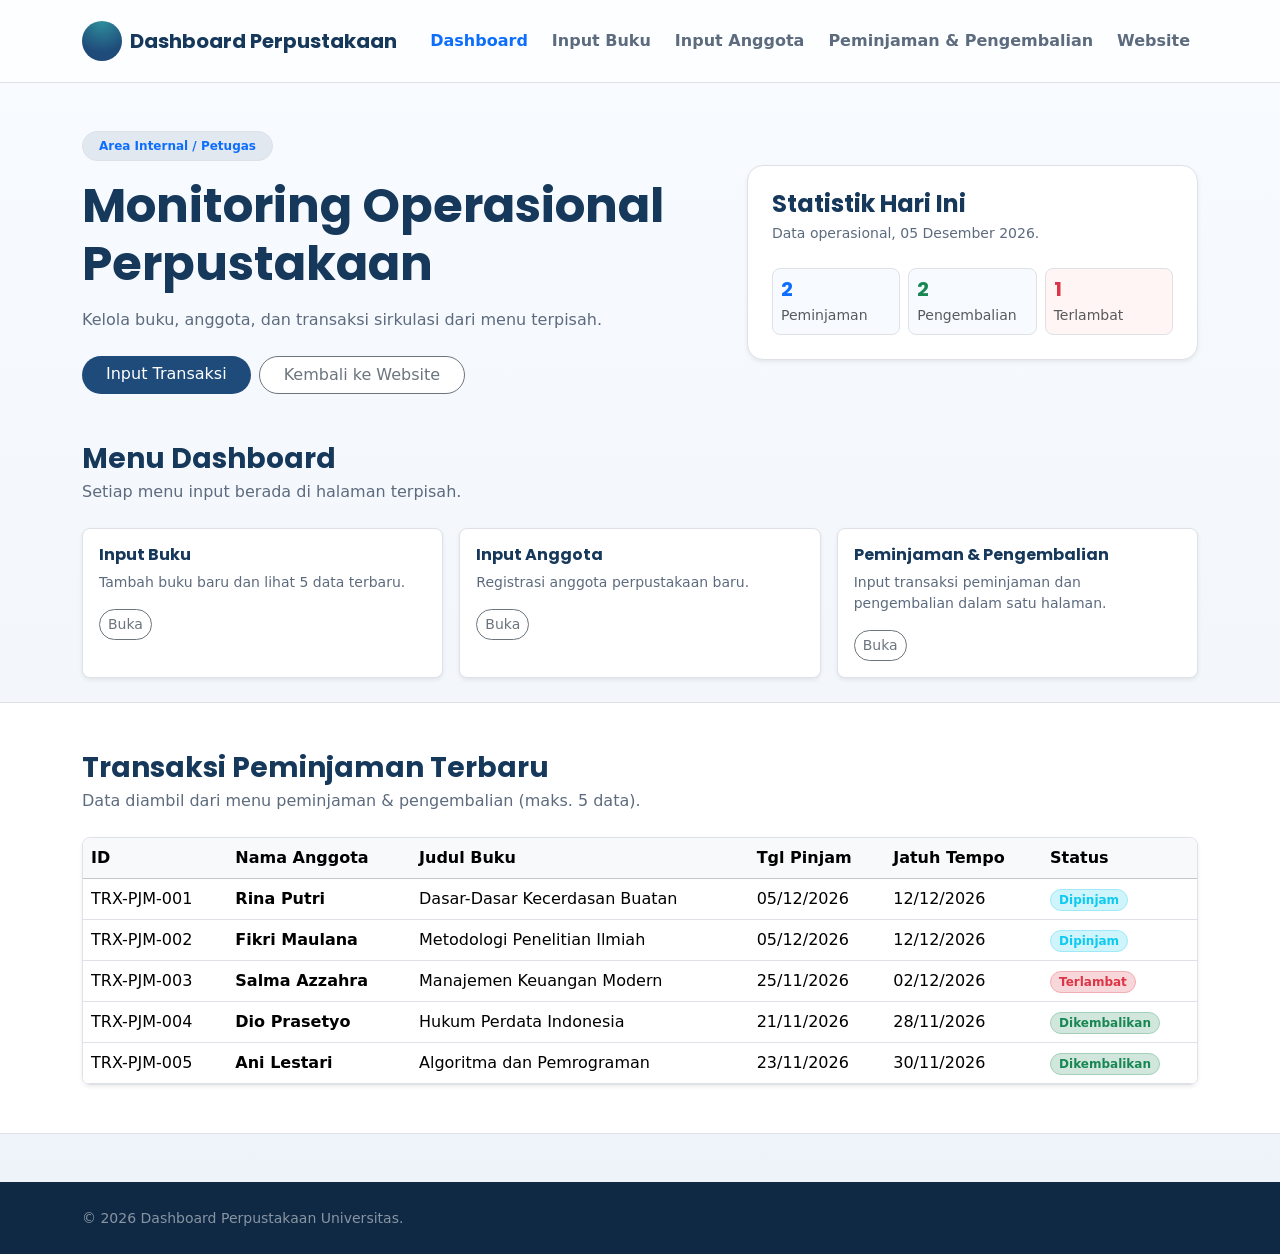
<file: dashboard.html>
<!DOCTYPE html>
<html lang="id">
<head>
  <meta charset="UTF-8" />
  <meta name="viewport" content="width=device-width, initial-scale=1.0" />
  <title>Dashboard Perpustakaan - Admin</title>
  <link href="https://cdn.jsdelivr.net/npm/bootstrap@5.3.3/dist/css/bootstrap.min.css" rel="stylesheet" />
  <link href="https://fonts.googleapis.com/css2?family=Inter:wght@400;600;700&family=Poppins:wght@600;800&display=swap" rel="stylesheet" />
  <style>
    body { background: linear-gradient(180deg, #f8fbff 0%, #f3f7fc 55%, #eef3f9 100%); }
    h1, h2, h3, h4, .navbar-brand { font-family: 'Poppins', sans-serif; }
    .brand-logo { width: 40px; aspect-ratio: 1; border-radius: 50%; background: radial-gradient(circle at top, #2f8f9d, #1f4b7a 70%); }
    .bg-primary-custom { background-color: #1f4b7a !important; }
    .text-primary-custom { color: #16385b !important; }
    .text-muted-custom { color: #5d6b7e !important; }
  </style>
</head>
<body>
  <header class="navbar navbar-expand-md sticky-top bg-white bg-opacity-75 border-bottom" style="backdrop-filter: blur(12px);">
    <div class="container py-2">
      <a href="index.html" class="navbar-brand d-flex align-items-center gap-2 fw-bold text-primary-custom">
        <span class="brand-logo d-inline-block"></span>
        <span>Dashboard Perpustakaan</span>
      </a>
      <button class="navbar-toggler" type="button" data-bs-toggle="collapse" data-bs-target="#navbarNav">
        <span class="navbar-toggler-icon"></span>
      </button>
      <div class="collapse navbar-collapse justify-content-end" id="navbarNav">
        <nav class="navbar-nav gap-2 fw-semibold">
          <a class="nav-link active text-primary" href="dashboard.html">Dashboard</a>
          <a class="nav-link text-muted-custom" href="input-buku.html">Input Buku</a>
          <a class="nav-link text-muted-custom" href="input-anggota.html">Input Anggota</a>
          <a class="nav-link text-muted-custom" href="input-transaksi.html">Peminjaman & Pengembalian</a>
          <a class="nav-link text-muted-custom" href="index.html">Website</a>
        </nav>
      </div>
    </div>
  </header>

  <main>
    <section class="py-5">
      <div class="container">
        <div class="row align-items-center g-4">
          <div class="col-lg-7">
            <span class="badge rounded-pill text-primary px-3 py-2 border mb-3" style="background: rgba(31,75,122,0.1);">Area Internal / Petugas</span>
            <h1 class="display-5 fw-bold text-primary-custom mb-3">Monitoring Operasional Perpustakaan</h1>
            <p class="text-muted-custom mb-4">Kelola buku, anggota, dan transaksi sirkulasi dari menu terpisah.</p>
            <div class="d-flex flex-wrap gap-2">
              <a class="btn btn-primary bg-primary-custom border-0 rounded-pill px-4" href="input-transaksi.html">Input Transaksi</a>
              <a class="btn btn-outline-secondary rounded-pill px-4 bg-white" href="index.html">Kembali ke Website</a>
            </div>
          </div>
          <div class="col-lg-5" id="statistik">
            <div class="card p-4 rounded-4 shadow-sm border">
              <h3 class="h4 text-primary-custom fw-bold mb-1">Statistik Hari Ini</h3>
              <p class="small text-muted-custom mb-4">Data operasional, <span id="tanggal"></span>.</p>
              <div class="row g-2 text-center">
                <div class="col-4">
                  <div class="p-2 border rounded-3 text-start" style="background:#f7fbff;">
                    <h4 class="h5 fw-bold mb-1 text-primary" id="total-peminjaman">0</h4>
                    <p class="small text-muted mb-0">Peminjaman</p>
                  </div>
                </div>
                <div class="col-4">
                  <div class="p-2 border rounded-3 text-start" style="background:#f7fbff;">
                    <h4 class="h5 fw-bold mb-1 text-success" id="total-pengembalian">0</h4>
                    <p class="small text-muted mb-0">Pengembalian</p>
                  </div>
                </div>
                <div class="col-4">
                  <div class="p-2 border rounded-3 text-start" style="background:#fff5f5;">
                    <h4 class="h5 fw-bold mb-1 text-danger" id="total-terlambat">0</h4>
                    <p class="small text-muted mb-0">Terlambat</p>
                  </div>
                </div>
              </div>
            </div>
          </div>
        </div>
      </div>
    </section>

    <section class="pb-4">
      <div class="container">
        <h2 class="h3 fw-bold text-primary-custom mb-1">Menu Dashboard</h2>
        <p class="text-muted-custom mb-4">Setiap menu input berada di halaman terpisah.</p>
        <div class="row row-cols-1 row-cols-sm-2 row-cols-lg-3 g-3">
          <div class="col">
            <article class="card h-100 shadow-sm border rounded-3 p-3">
              <h3 class="h6 fw-bold text-primary-custom">Input Buku</h3>
              <p class="small text-muted-custom">Tambah buku baru dan lihat 5 data terbaru.</p>
              <a href="input-buku.html" class="btn btn-sm btn-outline-secondary rounded-pill bg-white align-self-start">Buka</a>
            </article>
          </div>
          <div class="col">
            <article class="card h-100 shadow-sm border rounded-3 p-3">
              <h3 class="h6 fw-bold text-primary-custom">Input Anggota</h3>
              <p class="small text-muted-custom">Registrasi anggota perpustakaan baru.</p>
              <a href="input-anggota.html" class="btn btn-sm btn-outline-secondary rounded-pill bg-white align-self-start">Buka</a>
            </article>
          </div>
          <div class="col">
            <article class="card h-100 shadow-sm border rounded-3 p-3">
              <h3 class="h6 fw-bold text-primary-custom">Peminjaman & Pengembalian</h3>
              <p class="small text-muted-custom">Input transaksi peminjaman dan pengembalian dalam satu halaman.</p>
              <a href="input-transaksi.html" class="btn btn-sm btn-outline-secondary rounded-pill bg-white align-self-start">Buka</a>
            </article>
          </div>
        </div>
      </div>
    </section>

    <section id="transaksi" class="py-5 bg-white border-top border-bottom">
      <div class="container">
        <h2 class="h3 fw-bold text-primary-custom mb-1">Transaksi Peminjaman Terbaru</h2>
        <p class="text-muted-custom mb-4">Data diambil dari menu peminjaman & pengembalian (maks. 5 data).</p>
        <div class="table-responsive shadow-sm rounded-3 border">
          <table class="table table-hover align-middle mb-0 text-nowrap">
            <thead class="table-light">
              <tr>
                <th>ID</th>
                <th>Nama Anggota</th>
                <th>Judul Buku</th>
                <th>Tgl Pinjam</th>
                <th>Jatuh Tempo</th>
                <th>Status</th>
              </tr>
            </thead>
            <tbody id="tabel-peminjaman"></tbody>
          </table>
        </div>
      </div>
    </section>
  </main>

  <footer class="mt-5 text-white-50" style="background-color:#0f2944;">
    <div class="container py-4"><small>&copy; 2026 Dashboard Perpustakaan Universitas.</small></div>
  </footer>

  <script src="https://cdn.jsdelivr.net/npm/bootstrap@5.3.3/dist/js/bootstrap.bundle.min.js"></script>
  <script src="js/storage.js"></script>
  <script src="js/utils.js"></script>
  <script src="js/dashboard.js"></script>
</body>
</html>
</file>
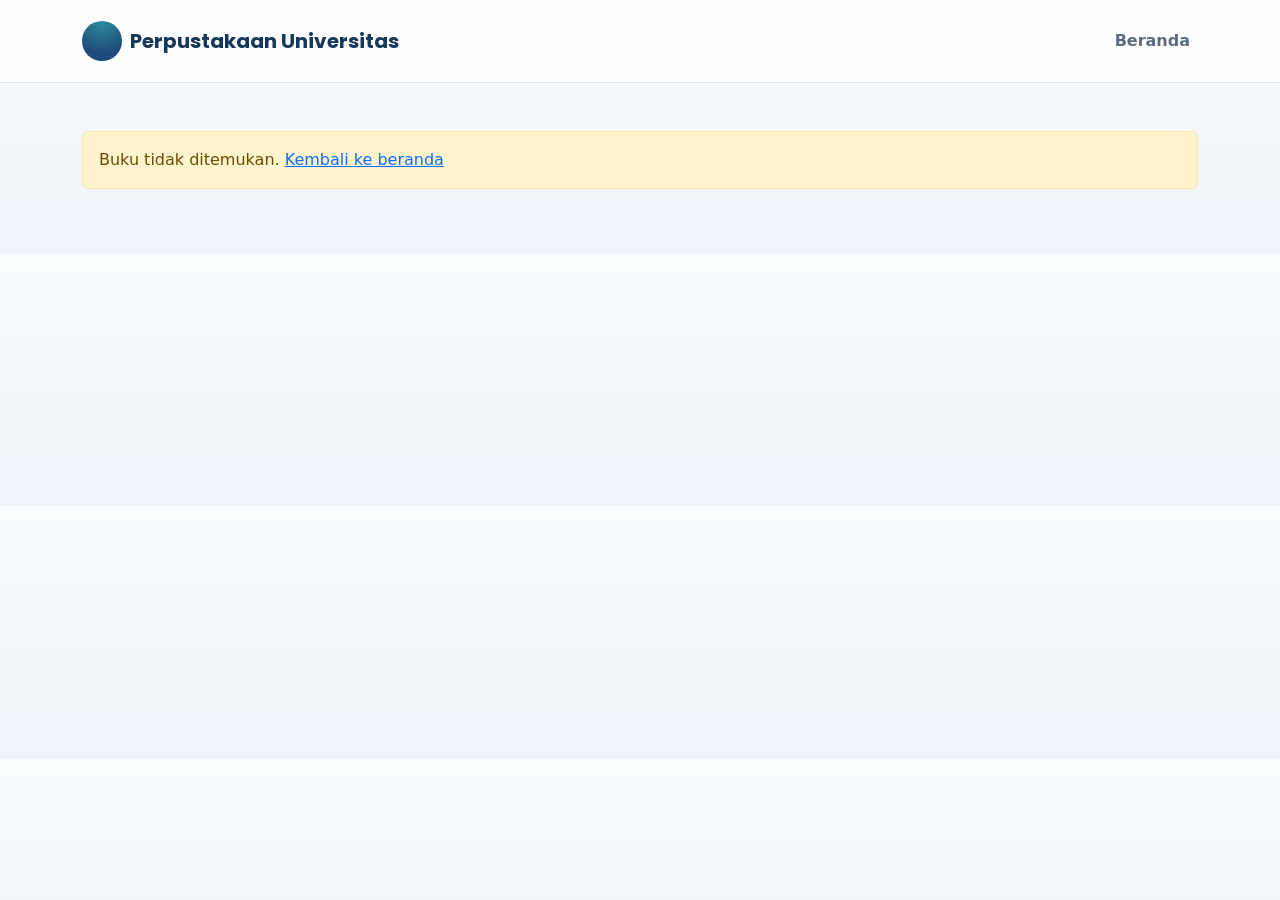
<file: detail-buku.html>
<!DOCTYPE html>
<html lang="id">
<head>
  <meta charset="UTF-8" />
  <meta name="viewport" content="width=device-width, initial-scale=1.0" />
  <title>Detail Buku - Perpustakaan Universitas</title>
  <link href="https://cdn.jsdelivr.net/npm/bootstrap@5.3.3/dist/css/bootstrap.min.css" rel="stylesheet" />
  <link href="https://fonts.googleapis.com/css2?family=Inter:wght@400;600;700&family=Poppins:wght@600;800&display=swap" rel="stylesheet" />
  <style>
    body { background: linear-gradient(180deg, #f8fbff 0%, #f3f7fc 55%, #eef3f9 100%); }
    h1, h2, h3, .navbar-brand { font-family: 'Poppins', sans-serif; }
    .brand-logo { width: 40px; aspect-ratio: 1; border-radius: 50%; background: radial-gradient(circle at top, #2f8f9d, #1f4b7a 70%); }
    .text-primary-custom { color: #16385b !important; }
    .text-muted-custom { color: #5d6b7e !important; }
  </style>
</head>
<body>
  <header class="navbar navbar-expand-md sticky-top bg-white bg-opacity-75 border-bottom" style="backdrop-filter: blur(12px);">
    <div class="container py-2">
      <a href="index.html" class="navbar-brand d-flex align-items-center gap-2 fw-bold text-primary-custom">
        <span class="brand-logo d-inline-block"></span>
        <span>Perpustakaan Universitas</span>
      </a>
      <div class="navbar-nav ms-auto fw-semibold">
        <a class="nav-link text-muted-custom" href="index.html">Beranda</a>
      </div>
    </div>
  </header>

  <main class="py-5">
    <div class="container" id="detail-buku"></div>
  </main>

  <script src="https://cdn.jsdelivr.net/npm/bootstrap@5.3.3/dist/js/bootstrap.bundle.min.js"></script>
  <script src="js/storage.js"></script>
  <script src="js/detail-buku.js"></script>
</body>
</html>
</file>
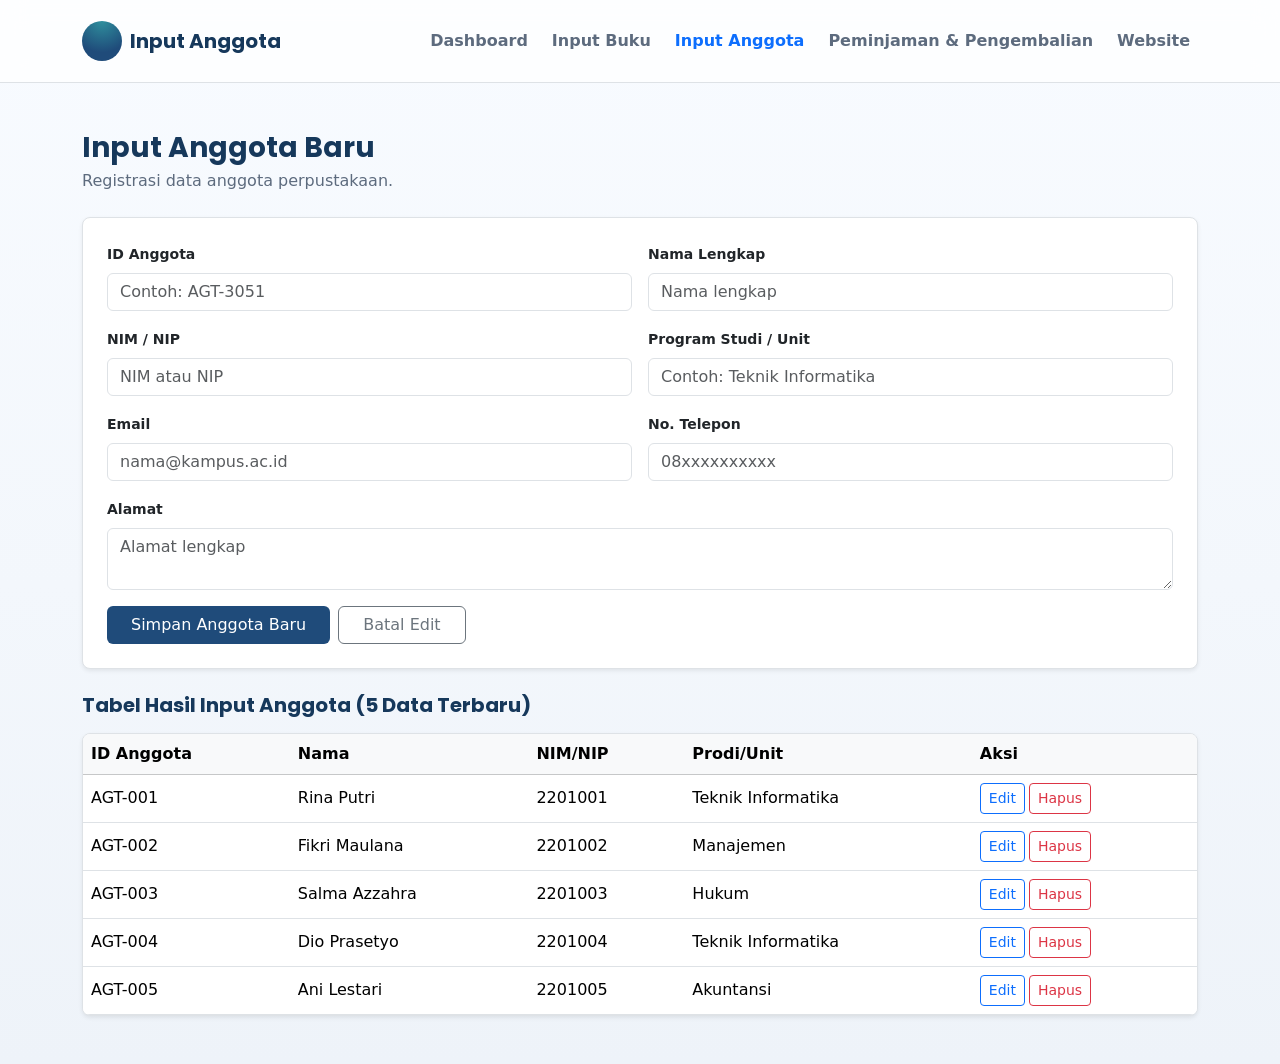
<file: input-anggota.html>
<!DOCTYPE html>
<html lang="id">
<head>
  <meta charset="UTF-8" />
  <meta name="viewport" content="width=device-width, initial-scale=1.0" />
  <title>Input Anggota - Dashboard Perpustakaan</title>
  <link href="https://cdn.jsdelivr.net/npm/bootstrap@5.3.3/dist/css/bootstrap.min.css" rel="stylesheet" />
  <link href="https://fonts.googleapis.com/css2?family=Inter:wght@400;600;700&family=Poppins:wght@600;800&display=swap" rel="stylesheet" />
  <style>
    body { background: linear-gradient(180deg, #f8fbff 0%, #f3f7fc 55%, #eef3f9 100%); }
    h1, h2, h3, .navbar-brand { font-family: 'Poppins', sans-serif; }
    .brand-logo { width: 40px; aspect-ratio: 1; border-radius: 50%; background: radial-gradient(circle at top, #2f8f9d, #1f4b7a 70%); }
    .bg-primary-custom { background-color: #1f4b7a !important; }
    .text-primary-custom { color: #16385b !important; }
    .text-muted-custom { color: #5d6b7e !important; }
  </style>
</head>
<body>
  <header class="navbar navbar-expand-md sticky-top bg-white bg-opacity-75 border-bottom" style="backdrop-filter: blur(12px);">
    <div class="container py-2">
      <a href="dashboard.html" class="navbar-brand d-flex align-items-center gap-2 fw-bold text-primary-custom">
        <span class="brand-logo d-inline-block"></span>
        <span>Input Anggota</span>
      </a>
      <button class="navbar-toggler" type="button" data-bs-toggle="collapse" data-bs-target="#navbarNav"><span class="navbar-toggler-icon"></span></button>
      <div class="collapse navbar-collapse justify-content-end" id="navbarNav">
        <nav class="navbar-nav gap-2 fw-semibold">
          <a class="nav-link text-muted-custom" href="dashboard.html">Dashboard</a>
          <a class="nav-link text-muted-custom" href="input-buku.html">Input Buku</a>
          <a class="nav-link active text-primary" href="input-anggota.html">Input Anggota</a>
          <a class="nav-link text-muted-custom" href="input-transaksi.html">Peminjaman & Pengembalian</a>
          <a class="nav-link text-muted-custom" href="index.html">Website</a>
        </nav>
      </div>
    </div>
  </header>

  <main class="py-5">
    <div class="container">
      <h1 class="h3 fw-bold text-primary-custom mb-1">Input Anggota Baru</h1>
      <p class="text-muted-custom mb-4">Registrasi data anggota perpustakaan.</p>

      <div class="card p-4 rounded-3 shadow-sm border mb-4">
        <form id="formAnggota" class="row g-3">
          <div class="col-md-6">
            <label for="anggota-id" class="form-label small fw-semibold">ID Anggota</label>
            <input id="anggota-id" class="form-control" type="text" placeholder="Contoh: AGT-3051" required />
          </div>
          <div class="col-md-6">
            <label for="anggota-nama" class="form-label small fw-semibold">Nama Lengkap</label>
            <input id="anggota-nama" class="form-control" type="text" placeholder="Nama lengkap" required />
          </div>
          <div class="col-md-6">
            <label for="anggota-nim" class="form-label small fw-semibold">NIM / NIP</label>
            <input id="anggota-nim" class="form-control" type="text" placeholder="NIM atau NIP" required />
          </div>
          <div class="col-md-6">
            <label for="anggota-prodi" class="form-label small fw-semibold">Program Studi / Unit</label>
            <input id="anggota-prodi" class="form-control" type="text" placeholder="Contoh: Teknik Informatika" required />
          </div>
          <div class="col-md-6">
            <label for="anggota-email" class="form-label small fw-semibold">Email</label>
            <input id="anggota-email" class="form-control" type="email" placeholder="nama@kampus.ac.id" required />
          </div>
          <div class="col-md-6">
            <label for="anggota-telepon" class="form-label small fw-semibold">No. Telepon</label>
            <input id="anggota-telepon" class="form-control" type="tel" placeholder="08xxxxxxxxxx" required />
          </div>
          <div class="col-12">
            <label for="anggota-alamat" class="form-label small fw-semibold">Alamat</label>
            <textarea id="anggota-alamat" class="form-control" rows="2" placeholder="Alamat lengkap"></textarea>
          </div>
          <div class="col-12 d-flex gap-2">
            <button id="btnSubmitAnggota" class="btn btn-primary bg-primary-custom border-0 rounded-2 px-4" type="submit">Simpan Anggota Baru</button>
            <button id="btnBatalAnggota" class="btn btn-outline-secondary rounded-2 px-4" type="button">Batal Edit</button>
          </div>
        </form>
      </div>

      <h2 class="h5 fw-bold text-primary-custom mb-3">Tabel Hasil Input Anggota (5 Data Terbaru)</h2>
      <div class="table-responsive shadow-sm rounded-3 border bg-white">
        <table class="table table-hover align-middle mb-0">
          <thead class="table-light">
            <tr>
              <th>ID Anggota</th>
              <th>Nama</th>
              <th>NIM/NIP</th>
              <th>Prodi/Unit</th>
              <th>Aksi</th>
            </tr>
          </thead>
          <tbody id="hasilAnggotaBody"></tbody>
        </table>
      </div>
    </div>
  </main>

  <script src="https://cdn.jsdelivr.net/npm/bootstrap@5.3.3/dist/js/bootstrap.bundle.min.js"></script>
  <script src="js/storage.js"></script>
  <script src="js/utils.js"></script>
  <script src="js/input-anggota.js"></script>
</body>
</html>
</file>
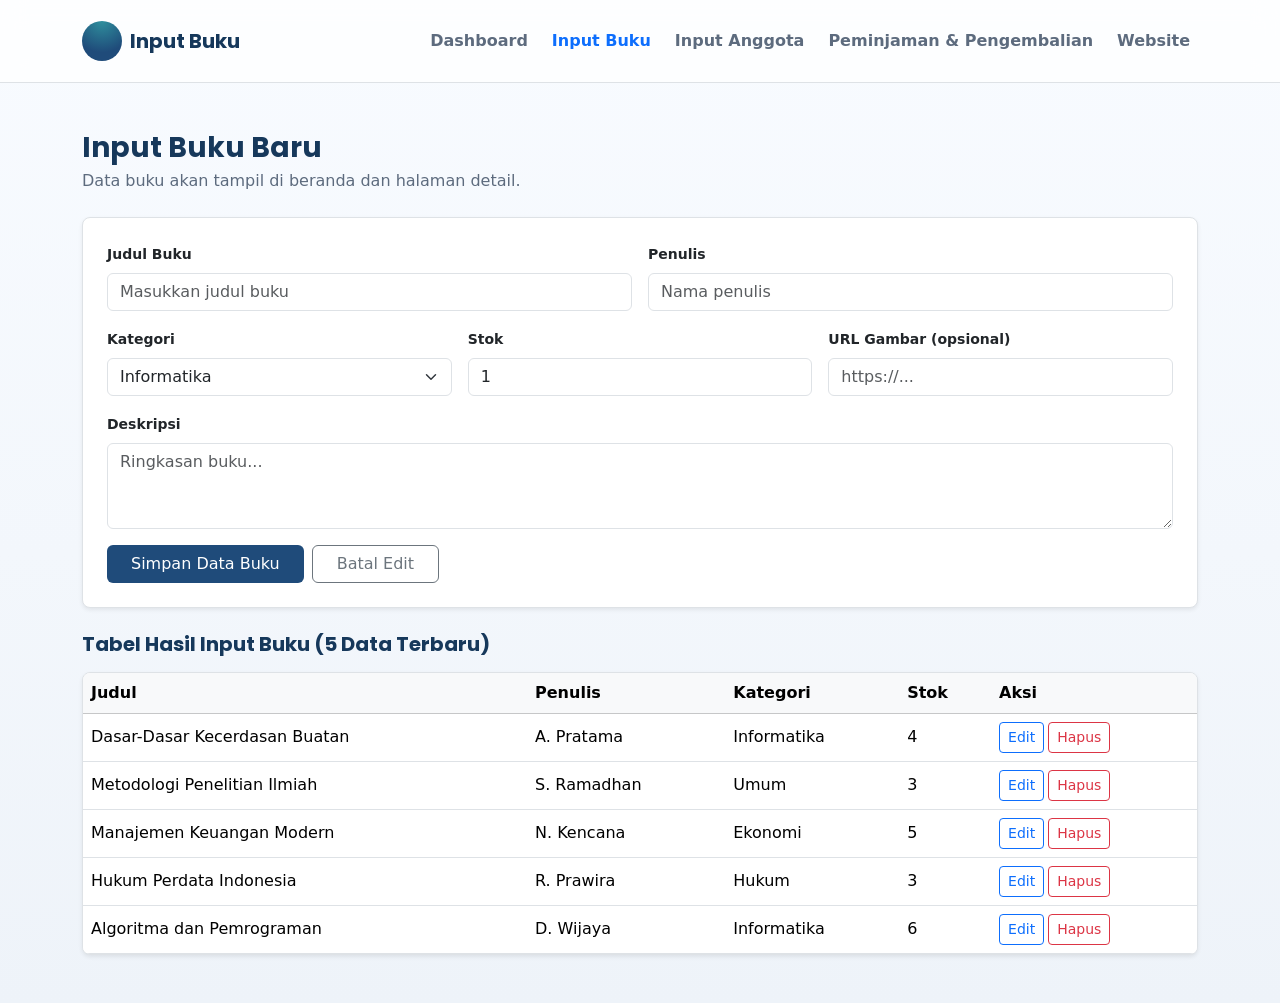
<file: input-buku.html>
<!DOCTYPE html>
<html lang="id">
<head>
  <meta charset="UTF-8" />
  <meta name="viewport" content="width=device-width, initial-scale=1.0" />
  <title>Input Buku - Dashboard Perpustakaan</title>
  <link href="https://cdn.jsdelivr.net/npm/bootstrap@5.3.3/dist/css/bootstrap.min.css" rel="stylesheet" />
  <link href="https://fonts.googleapis.com/css2?family=Inter:wght@400;600;700&family=Poppins:wght@600;800&display=swap" rel="stylesheet" />
  <style>
    body { background: linear-gradient(180deg, #f8fbff 0%, #f3f7fc 55%, #eef3f9 100%); }
    h1, h2, h3, .navbar-brand { font-family: 'Poppins', sans-serif; }
    .brand-logo { width: 40px; aspect-ratio: 1; border-radius: 50%; background: radial-gradient(circle at top, #2f8f9d, #1f4b7a 70%); }
    .bg-primary-custom { background-color: #1f4b7a !important; }
    .text-primary-custom { color: #16385b !important; }
    .text-muted-custom { color: #5d6b7e !important; }
  </style>
</head>
<body>
  <header class="navbar navbar-expand-md sticky-top bg-white bg-opacity-75 border-bottom" style="backdrop-filter: blur(12px);">
    <div class="container py-2">
      <a href="dashboard.html" class="navbar-brand d-flex align-items-center gap-2 fw-bold text-primary-custom">
        <span class="brand-logo d-inline-block"></span>
        <span>Input Buku</span>
      </a>
      <button class="navbar-toggler" type="button" data-bs-toggle="collapse" data-bs-target="#navbarNav"><span class="navbar-toggler-icon"></span></button>
      <div class="collapse navbar-collapse justify-content-end" id="navbarNav">
        <nav class="navbar-nav gap-2 fw-semibold">
          <a class="nav-link text-muted-custom" href="dashboard.html">Dashboard</a>
          <a class="nav-link active text-primary" href="input-buku.html">Input Buku</a>
          <a class="nav-link text-muted-custom" href="input-anggota.html">Input Anggota</a>
          <a class="nav-link text-muted-custom" href="input-transaksi.html">Peminjaman & Pengembalian</a>
          <a class="nav-link text-muted-custom" href="index.html">Website</a>
        </nav>
      </div>
    </div>
  </header>

  <main class="py-5">
    <div class="container">
      <h1 class="h3 fw-bold text-primary-custom mb-1">Input Buku Baru</h1>
      <p class="text-muted-custom mb-4">Data buku akan tampil di beranda dan halaman detail.</p>

      <div class="card p-4 rounded-3 shadow-sm border mb-4">
        <form id="formBuku" class="row g-3">
          <div class="col-md-6">
            <label for="judul" class="form-label small fw-semibold">Judul Buku</label>
            <input id="judul" class="form-control" type="text" placeholder="Masukkan judul buku" required />
          </div>
          <div class="col-md-6">
            <label for="penulis" class="form-label small fw-semibold">Penulis</label>
            <input id="penulis" class="form-control" type="text" placeholder="Nama penulis" required />
          </div>
          <div class="col-md-4">
            <label for="kategori" class="form-label small fw-semibold">Kategori</label>
            <select id="kategori" class="form-select">
              <option>Informatika</option>
              <option>Ekonomi</option>
              <option>Hukum</option>
              <option>Umum</option>
            </select>
          </div>
          <div class="col-md-4">
            <label for="stok" class="form-label small fw-semibold">Stok</label>
            <input id="stok" class="form-control" type="number" min="1" value="1" required />
          </div>
          <div class="col-md-4">
            <label for="gambar" class="form-label small fw-semibold">URL Gambar (opsional)</label>
            <input id="gambar" class="form-control" type="url" placeholder="https://..." />
          </div>
          <div class="col-12">
            <label for="deskripsi" class="form-label small fw-semibold">Deskripsi</label>
            <textarea id="deskripsi" class="form-control" rows="3" placeholder="Ringkasan buku..."></textarea>
          </div>
          <div class="col-12 d-flex gap-2">
            <button id="btnSubmitBuku" class="btn btn-primary bg-primary-custom border-0 rounded-2 px-4" type="submit">Simpan Data Buku</button>
            <button id="btnBatalBuku" class="btn btn-outline-secondary rounded-2 px-4" type="button">Batal Edit</button>
          </div>
        </form>
      </div>

      <h2 class="h5 fw-bold text-primary-custom mb-3">Tabel Hasil Input Buku (5 Data Terbaru)</h2>
      <div class="table-responsive shadow-sm rounded-3 border bg-white">
        <table class="table table-hover align-middle mb-0">
          <thead class="table-light">
            <tr>
              <th>Judul</th>
              <th>Penulis</th>
              <th>Kategori</th>
              <th>Stok</th>
              <th>Aksi</th>
            </tr>
          </thead>
          <tbody id="hasilBukuBody"></tbody>
        </table>
      </div>
    </div>
  </main>

  <script src="https://cdn.jsdelivr.net/npm/bootstrap@5.3.3/dist/js/bootstrap.bundle.min.js"></script>
  <script src="js/storage.js"></script>
  <script src="js/utils.js"></script>
  <script src="js/input-buku.js"></script>
</body>
</html>
</file>
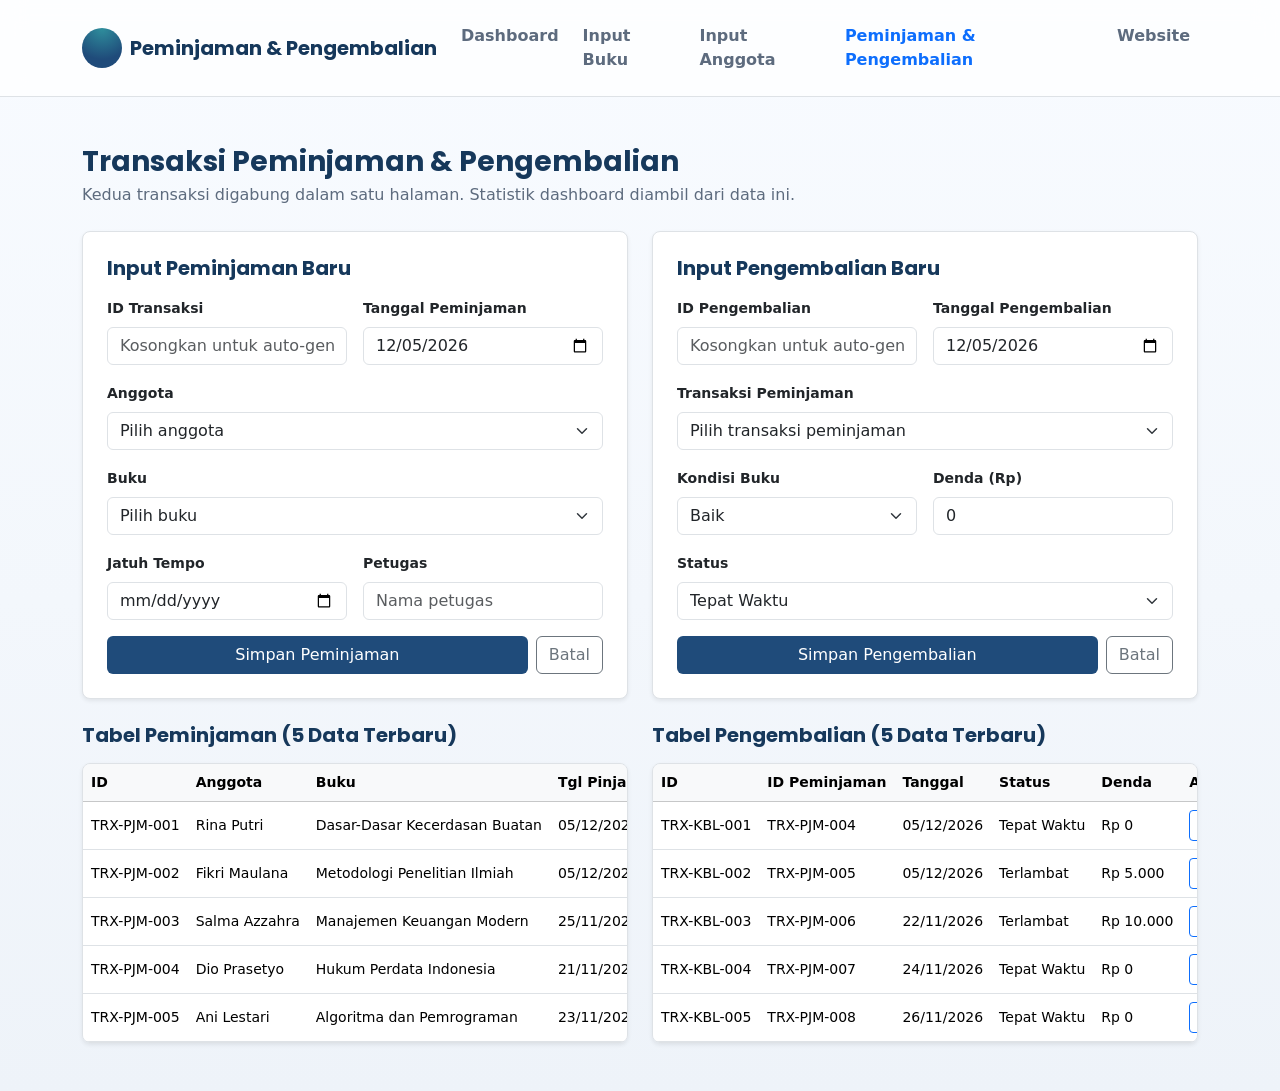
<file: input-transaksi.html>
<!DOCTYPE html>
<html lang="id">
<head>
  <meta charset="UTF-8" />
  <meta name="viewport" content="width=device-width, initial-scale=1.0" />
  <title>Peminjaman & Pengembalian - Dashboard Perpustakaan</title>
  <link href="https://cdn.jsdelivr.net/npm/bootstrap@5.3.3/dist/css/bootstrap.min.css" rel="stylesheet" />
  <link href="https://fonts.googleapis.com/css2?family=Inter:wght@400;600;700&family=Poppins:wght@600;800&display=swap" rel="stylesheet" />
  <style>
    body { background: linear-gradient(180deg, #f8fbff 0%, #f3f7fc 55%, #eef3f9 100%); }
    h1, h2, h3, .navbar-brand { font-family: 'Poppins', sans-serif; }
    .brand-logo { width: 40px; aspect-ratio: 1; border-radius: 50%; background: radial-gradient(circle at top, #2f8f9d, #1f4b7a 70%); }
    .bg-primary-custom { background-color: #1f4b7a !important; }
    .text-primary-custom { color: #16385b !important; }
    .text-muted-custom { color: #5d6b7e !important; }
  </style>
</head>
<body>
  <header class="navbar navbar-expand-md sticky-top bg-white bg-opacity-75 border-bottom" style="backdrop-filter: blur(12px);">
    <div class="container py-2">
      <a href="dashboard.html" class="navbar-brand d-flex align-items-center gap-2 fw-bold text-primary-custom">
        <span class="brand-logo d-inline-block"></span>
        <span>Peminjaman & Pengembalian</span>
      </a>
      <button class="navbar-toggler" type="button" data-bs-toggle="collapse" data-bs-target="#navbarNav"><span class="navbar-toggler-icon"></span></button>
      <div class="collapse navbar-collapse justify-content-end" id="navbarNav">
        <nav class="navbar-nav gap-2 fw-semibold">
          <a class="nav-link text-muted-custom" href="dashboard.html">Dashboard</a>
          <a class="nav-link text-muted-custom" href="input-buku.html">Input Buku</a>
          <a class="nav-link text-muted-custom" href="input-anggota.html">Input Anggota</a>
          <a class="nav-link active text-primary" href="input-transaksi.html">Peminjaman & Pengembalian</a>
          <a class="nav-link text-muted-custom" href="index.html">Website</a>
        </nav>
      </div>
    </div>
  </header>

  <main class="py-5">
    <div class="container mb-4">
      <h1 class="h3 fw-bold text-primary-custom mb-1">Transaksi Peminjaman & Pengembalian</h1>
      <p class="text-muted-custom mb-0">Kedua transaksi digabung dalam satu halaman. Statistik dashboard diambil dari data ini.</p>
    </div>

    <div class="container mb-4">
      <div class="row g-4">
        <div class="col-lg-6">
          <div class="card p-4 rounded-3 shadow-sm border h-100">
            <h2 class="h5 fw-bold text-primary-custom mb-3">Input Peminjaman Baru</h2>
            <form id="formPeminjaman" class="row g-3">
              <div class="col-md-6">
                <label for="pinjam-id" class="form-label small fw-semibold">ID Transaksi</label>
                <input id="pinjam-id" class="form-control" type="text" placeholder="Kosongkan untuk auto-generate" />
              </div>
              <div class="col-md-6">
                <label for="pinjam-tanggal" class="form-label small fw-semibold">Tanggal Peminjaman</label>
                <input id="pinjam-tanggal" class="form-control" type="date" required />
              </div>
              <div class="col-12">
                <label for="pinjam-anggota" class="form-label small fw-semibold">Anggota</label>
                <select id="pinjam-anggota" class="form-select" required></select>
              </div>
              <div class="col-12">
                <label for="pinjam-buku" class="form-label small fw-semibold">Buku</label>
                <select id="pinjam-buku" class="form-select" required></select>
              </div>
              <div class="col-md-6">
                <label for="pinjam-jatuh-tempo" class="form-label small fw-semibold">Jatuh Tempo</label>
                <input id="pinjam-jatuh-tempo" class="form-control" type="date" required />
              </div>
              <div class="col-md-6">
                <label for="pinjam-petugas" class="form-label small fw-semibold">Petugas</label>
                <input id="pinjam-petugas" class="form-control" type="text" placeholder="Nama petugas" required />
              </div>
              <div class="col-12 d-flex gap-2">
                <button id="btnSubmitPeminjaman" class="btn btn-primary bg-primary-custom border-0 rounded-2 flex-grow-1" type="submit">Simpan Peminjaman</button>
                <button id="btnBatalPeminjaman" class="btn btn-outline-secondary rounded-2" type="button">Batal</button>
              </div>
            </form>
          </div>
        </div>

        <div class="col-lg-6">
          <div class="card p-4 rounded-3 shadow-sm border h-100">
            <h2 class="h5 fw-bold text-primary-custom mb-3">Input Pengembalian Baru</h2>
            <form id="formPengembalian" class="row g-3">
              <div class="col-md-6">
                <label for="kembali-id" class="form-label small fw-semibold">ID Pengembalian</label>
                <input id="kembali-id" class="form-control" type="text" placeholder="Kosongkan untuk auto-generate" />
              </div>
              <div class="col-md-6">
                <label for="kembali-tanggal" class="form-label small fw-semibold">Tanggal Pengembalian</label>
                <input id="kembali-tanggal" class="form-control" type="date" required />
              </div>
              <div class="col-12">
                <label for="kembali-transaksi" class="form-label small fw-semibold">Transaksi Peminjaman</label>
                <select id="kembali-transaksi" class="form-select" required></select>
              </div>
              <div class="col-md-6">
                <label for="kembali-kondisi" class="form-label small fw-semibold">Kondisi Buku</label>
                <select id="kembali-kondisi" class="form-select">
                  <option>Baik</option>
                  <option>Rusak Ringan</option>
                  <option>Rusak Berat</option>
                </select>
              </div>
              <div class="col-md-6">
                <label for="kembali-denda" class="form-label small fw-semibold">Denda (Rp)</label>
                <input id="kembali-denda" class="form-control" type="number" min="0" value="0" />
              </div>
              <div class="col-12">
                <label for="kembali-status" class="form-label small fw-semibold">Status</label>
                <select id="kembali-status" class="form-select">
                  <option>Tepat Waktu</option>
                  <option>Terlambat</option>
                </select>
              </div>
              <div class="col-12 d-flex gap-2">
                <button id="btnSubmitPengembalian" class="btn btn-primary bg-primary-custom border-0 rounded-2 flex-grow-1" type="submit">Simpan Pengembalian</button>
                <button id="btnBatalPengembalian" class="btn btn-outline-secondary rounded-2" type="button">Batal</button>
              </div>
            </form>
          </div>
        </div>
      </div>
    </div>

    <div class="container">
      <div class="row g-4">
        <div class="col-lg-6">
          <h2 class="h5 fw-bold text-primary-custom mb-3">Tabel Peminjaman (5 Data Terbaru)</h2>
          <div class="table-responsive shadow-sm rounded-3 border bg-white">
            <table class="table table-hover align-middle mb-0 text-nowrap small">
              <thead class="table-light">
                <tr>
                  <th>ID</th>
                  <th>Anggota</th>
                  <th>Buku</th>
                  <th>Tgl Pinjam</th>
                  <th>Jatuh Tempo</th>
                  <th>Status</th>
                  <th>Aksi</th>
                </tr>
              </thead>
              <tbody id="hasilPeminjamanBody"></tbody>
            </table>
          </div>
        </div>
        <div class="col-lg-6">
          <h2 class="h5 fw-bold text-primary-custom mb-3">Tabel Pengembalian (5 Data Terbaru)</h2>
          <div class="table-responsive shadow-sm rounded-3 border bg-white">
            <table class="table table-hover align-middle mb-0 text-nowrap small">
              <thead class="table-light">
                <tr>
                  <th>ID</th>
                  <th>ID Peminjaman</th>
                  <th>Tanggal</th>
                  <th>Status</th>
                  <th>Denda</th>
                  <th>Aksi</th>
                </tr>
              </thead>
              <tbody id="hasilPengembalianBody"></tbody>
            </table>
          </div>
        </div>
      </div>
    </div>
  </main>

  <script src="https://cdn.jsdelivr.net/npm/bootstrap@5.3.3/dist/js/bootstrap.bundle.min.js"></script>
  <script src="js/storage.js"></script>
  <script src="js/utils.js"></script>
  <script src="js/input-transaksi.js"></script>
</body>
</html>
</file>
